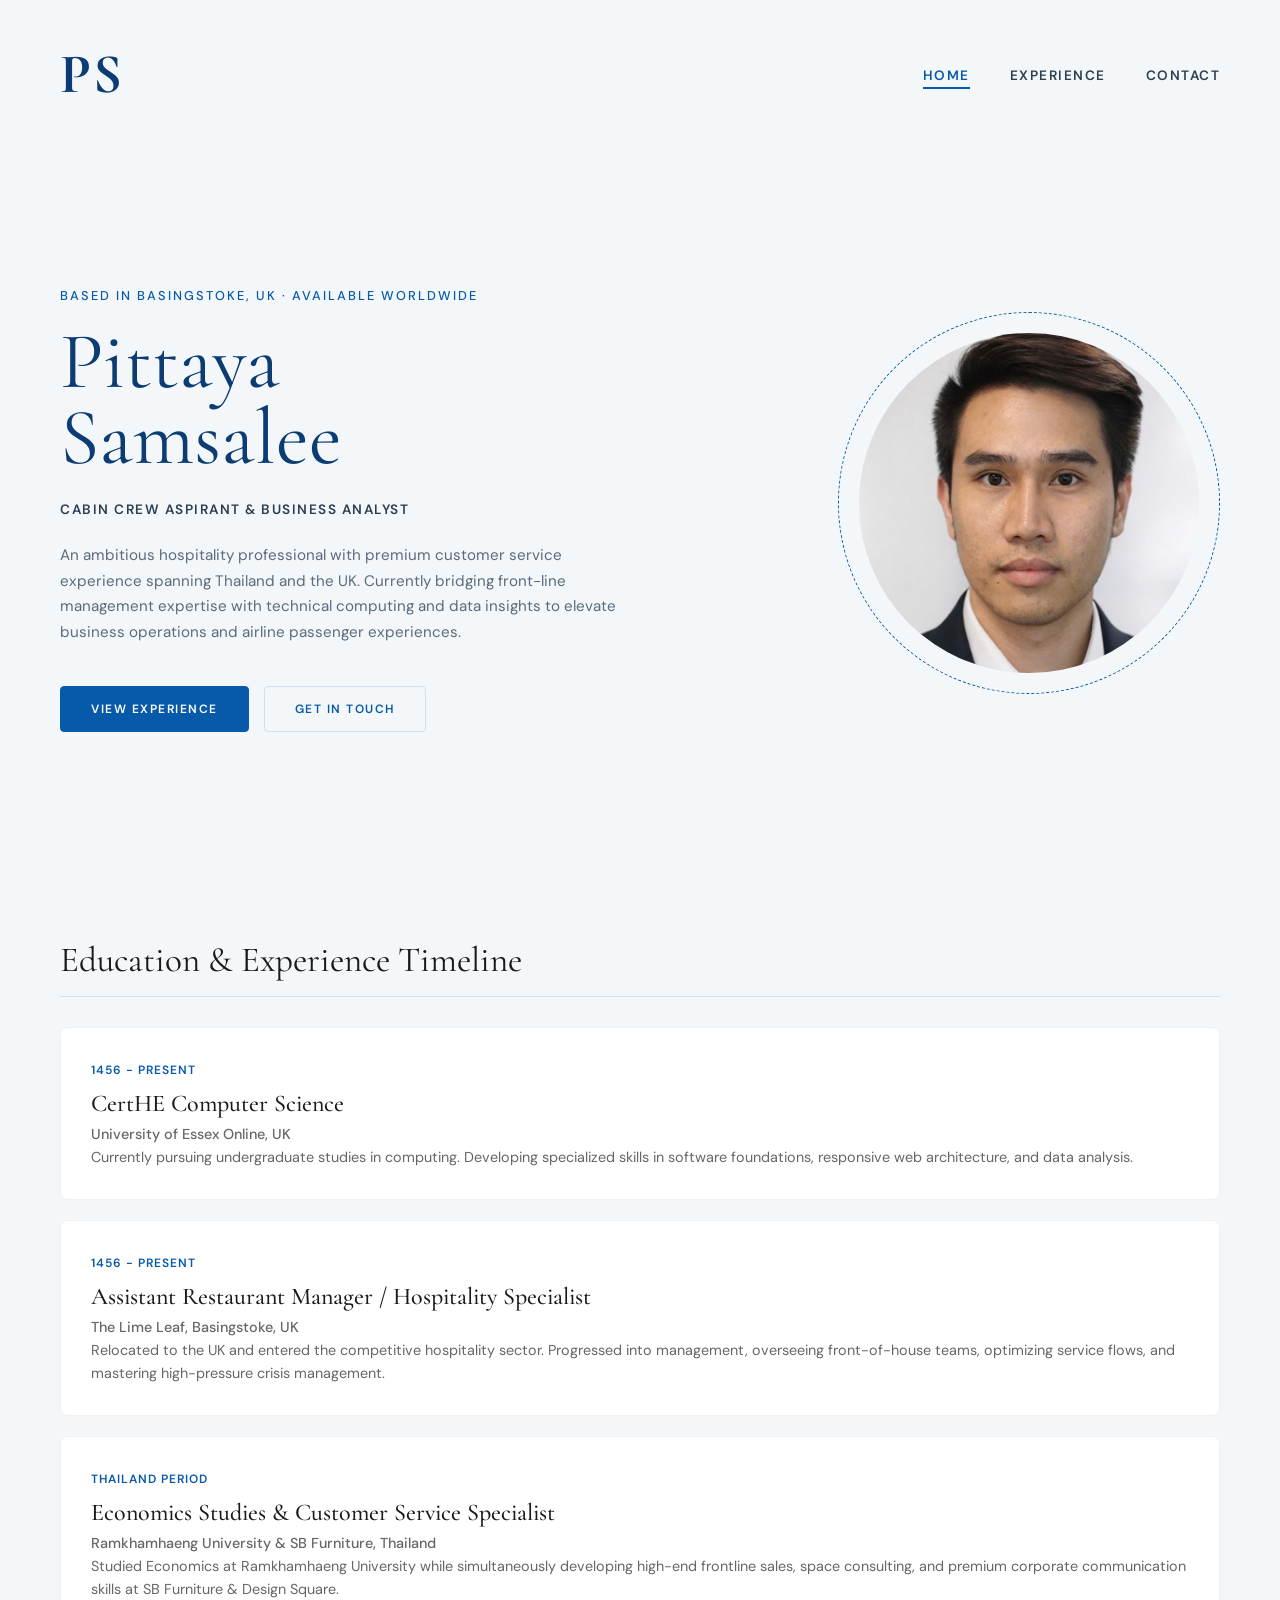
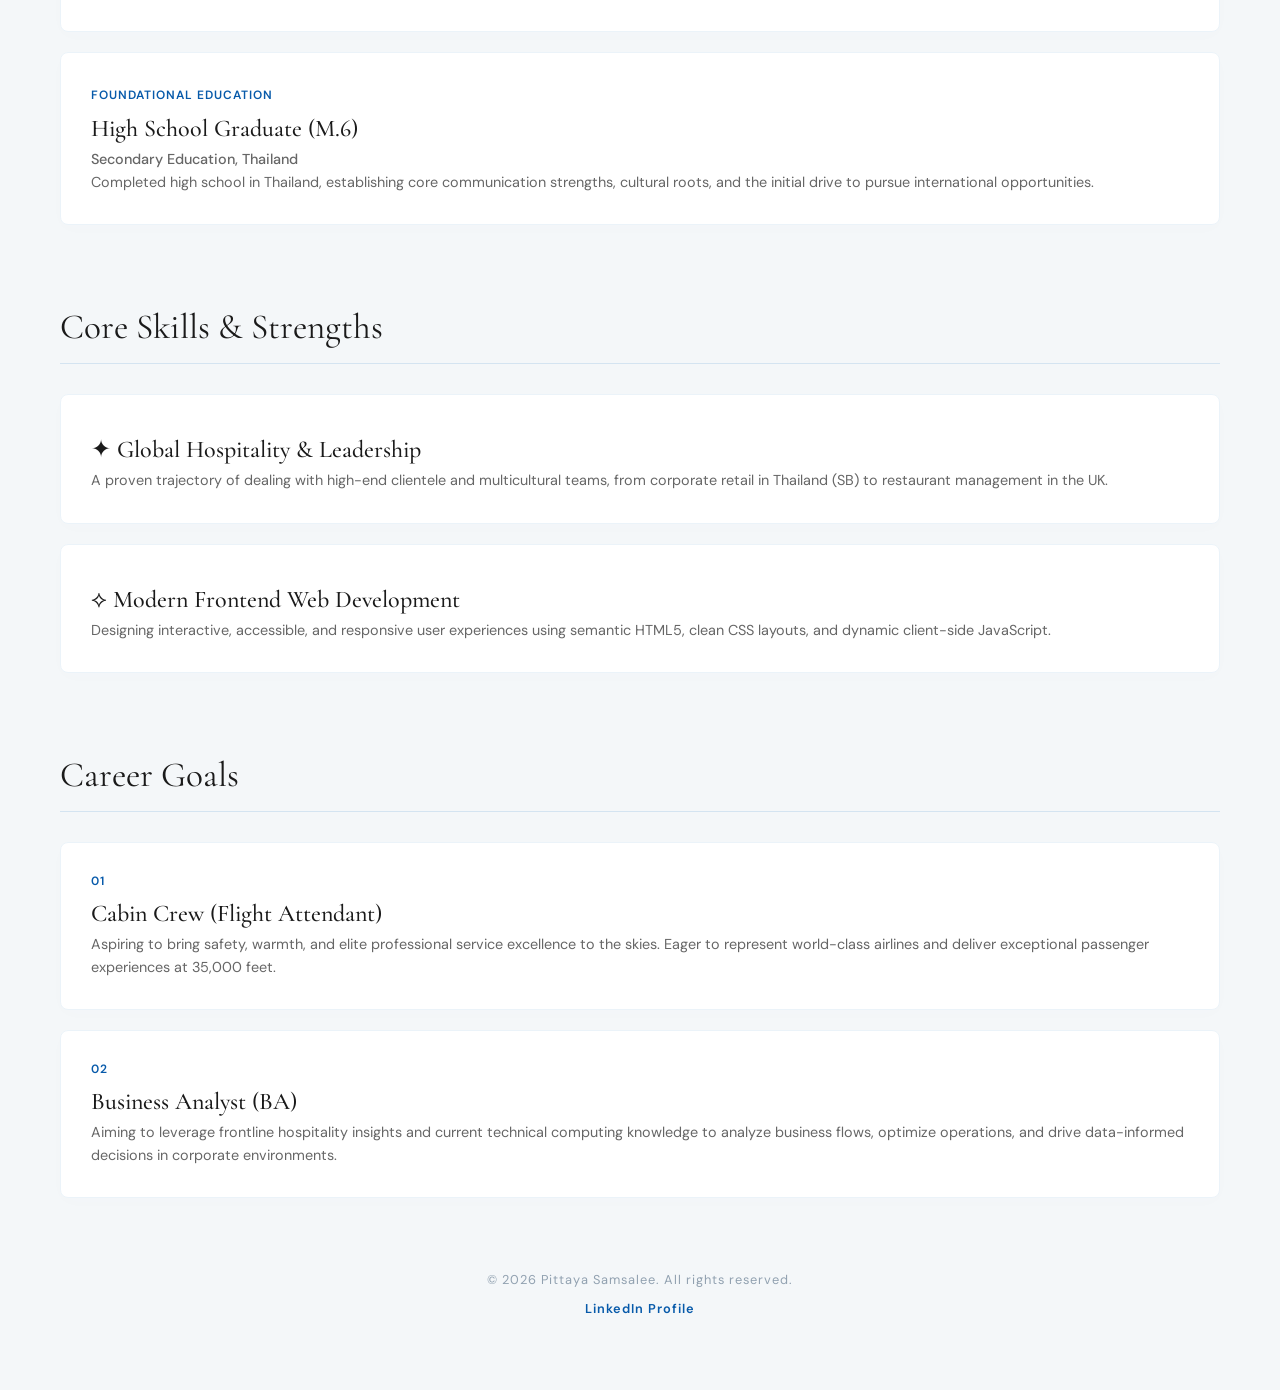
<file: index.html>
<!DOCTYPE html>
<html lang="en">
<head>
  <meta charset="UTF-8" />
  <meta name="viewport" content="width=device-width, initial-scale=1.0" />
  <title>Pittaya Samsalee — Portfolio</title>
  <link rel="preconnect" href="https://fonts.googleapis.com">
  <link rel="preconnect" href="https://fonts.gstatic.com" crossorigin>
  <link href="https://fonts.googleapis.com/css2?family=Cormorant+Garamond:wght@300;400;500;600&family=DM+Sans:wght@300;400;500&display=swap" rel="stylesheet" />
  <link rel="stylesheet" href="style.css" />
</head>
<body>

  <nav class="navbar">
    <div class="nav-logo">PS</div>
    <ul class="nav-links">
      <li><a href="index.html" class="nav-link active">HOME</a></li>
      <li><a href="projects.html" class="nav-link">EXPERIENCE</a></li>
      <li><a href="contact.html" class="nav-link">CONTACT</a></li>
    </ul>
    <button class="hamburger" id="hamburger">&#9776;</button>
  </nav>

  <main>
    <section class="hero-section">
      <div class="hero-content">
        <p class="hero-label">Based in Basingstoke, UK · Available Worldwide</p>
        <h1 class="hero-name">Pittaya<br><span class="last-name">Samsalee</span></h1>
        <p class="hero-tagline">CABIN CREW ASPIRANT &amp; BUSINESS ANALYST</p>
        <p class="hero-desc">
          An ambitious hospitality professional with premium customer service experience spanning Thailand and the UK. 
          Currently bridging front-line management expertise with technical computing and data insights to elevate business operations and airline passenger experiences.
        </p>
        <div class="hero-cta">
          <a href="projects.html" class="btn btn-primary">VIEW EXPERIENCE</a>
          <a href="contact.html" class="btn btn-outline">GET IN TOUCH</a>
        </div>
      </div>
      
      <div class="hero-visual">
        <div class="hero-circle-outer">
          <div class="hero-circle">
            <img src="profile.jpeg" alt="Pittaya Samsalee" class="hero-profile-img">
          </div>
        </div>
      </div>
    </section>

    <section class="skills-section">
      <h2>Education &amp; Experience Timeline</h2>
      <div class="skills-grid">
        
        <div class="skill-card">
          <span class="timeline-date"><span class="count-num" data-target="2025">0</span> - PRESENT</span>
          <h3>CertHE Computer Science</h3>
          <p class="company-name">University of Essex Online, UK</p>
          <p>Currently pursuing undergraduate studies in computing. Developing specialized skills in software foundations, responsive web architecture, and data analysis.</p>
        </div>

        <div class="skill-card">
          <span class="timeline-date"><span class="count-num" data-target="2019">0</span> - PRESENT</span>
          <h3>Assistant Restaurant Manager / Hospitality Specialist</h3>
          <p class="company-name">The Lime Leaf, Basingstoke, UK</p>
          <p>Relocated to the UK and entered the competitive hospitality sector. Progressed into management, overseeing front-of-house teams, optimizing service flows, and mastering high-pressure crisis management.</p>
        </div>

        <div class="skill-card">
          <span class="timeline-date">THAILAND PERIOD</span>
          <h3>Economics Studies &amp; Customer Service Specialist</h3>
          <p class="company-name">Ramkhamhaeng University &amp; SB Furniture, Thailand</p>
          <p>Studied Economics at Ramkhamhaeng University while simultaneously developing high-end frontline sales, space consulting, and premium corporate communication skills at SB Furniture &amp; Design Square.</p>
        </div>

        <div class="skill-card">
          <span class="timeline-date">FOUNDATIONAL EDUCATION</span>
          <h3>High School Graduate (M.6)</h3>
          <p class="company-name">Secondary Education, Thailand</p>
          <p>Completed high school in Thailand, establishing core communication strengths, cultural roots, and the initial drive to pursue international opportunities.</p>
        </div>

      </div>
    </section>

    <section class="skills-section" style="margin-top: 60px;">
      <h2>Core Skills &amp; Strengths</h2>
      <div class="skills-grid">
        <div class="skill-card">
          <h3>✦ Global Hospitality &amp; Leadership</h3>
          <p>A proven trajectory of dealing with high-end clientele and multicultural teams, from corporate retail in Thailand (SB) to restaurant management in the UK.</p>
        </div>
        <div class="skill-card">
          <h3>⟡ Modern Frontend Web Development</h3>
          <p>Designing interactive, accessible, and responsive user experiences using semantic HTML5, clean CSS layouts, and dynamic client-side JavaScript.</p>
        </div>
      </div>
    </section>

    <section class="goals-section" style="margin-top: 60px;">
      <h2>Career Goals</h2>
      <div class="goals-grid">
        <div class="goal-card">
          <div class="goal-number"><span class="count-num" data-target="1">0</span></div>
          <h3>Cabin Crew (Flight Attendant)</h3>
          <p>Aspiring to bring safety, warmth, and elite professional service excellence to the skies. Eager to represent world-class airlines and deliver exceptional passenger experiences at 35,000 feet.</p>
        </div>
        <div class="goal-card">
          <div class="goal-number"><span class="count-num" data-target="2">0</span></div>
          <h3>Business Analyst (BA)</h3>
          <p>Aiming to leverage frontline hospitality insights and current technical computing knowledge to analyze business flows, optimize operations, and drive data-informed decisions in corporate environments.</p>
        </div>
      </div>
    </section>
  </main>

  <footer class="footer">
    <p>© 2026 Pittaya Samsalee. All rights reserved.</p>
    <p><a href="https://www.linkedin.com/in/pittaya-samsalee-a25119364" target="_blank" class="linkedin-link">LinkedIn Profile</a></p>
  </footer>

  <script src="script.js"></script>
</body>
</html>
</file>
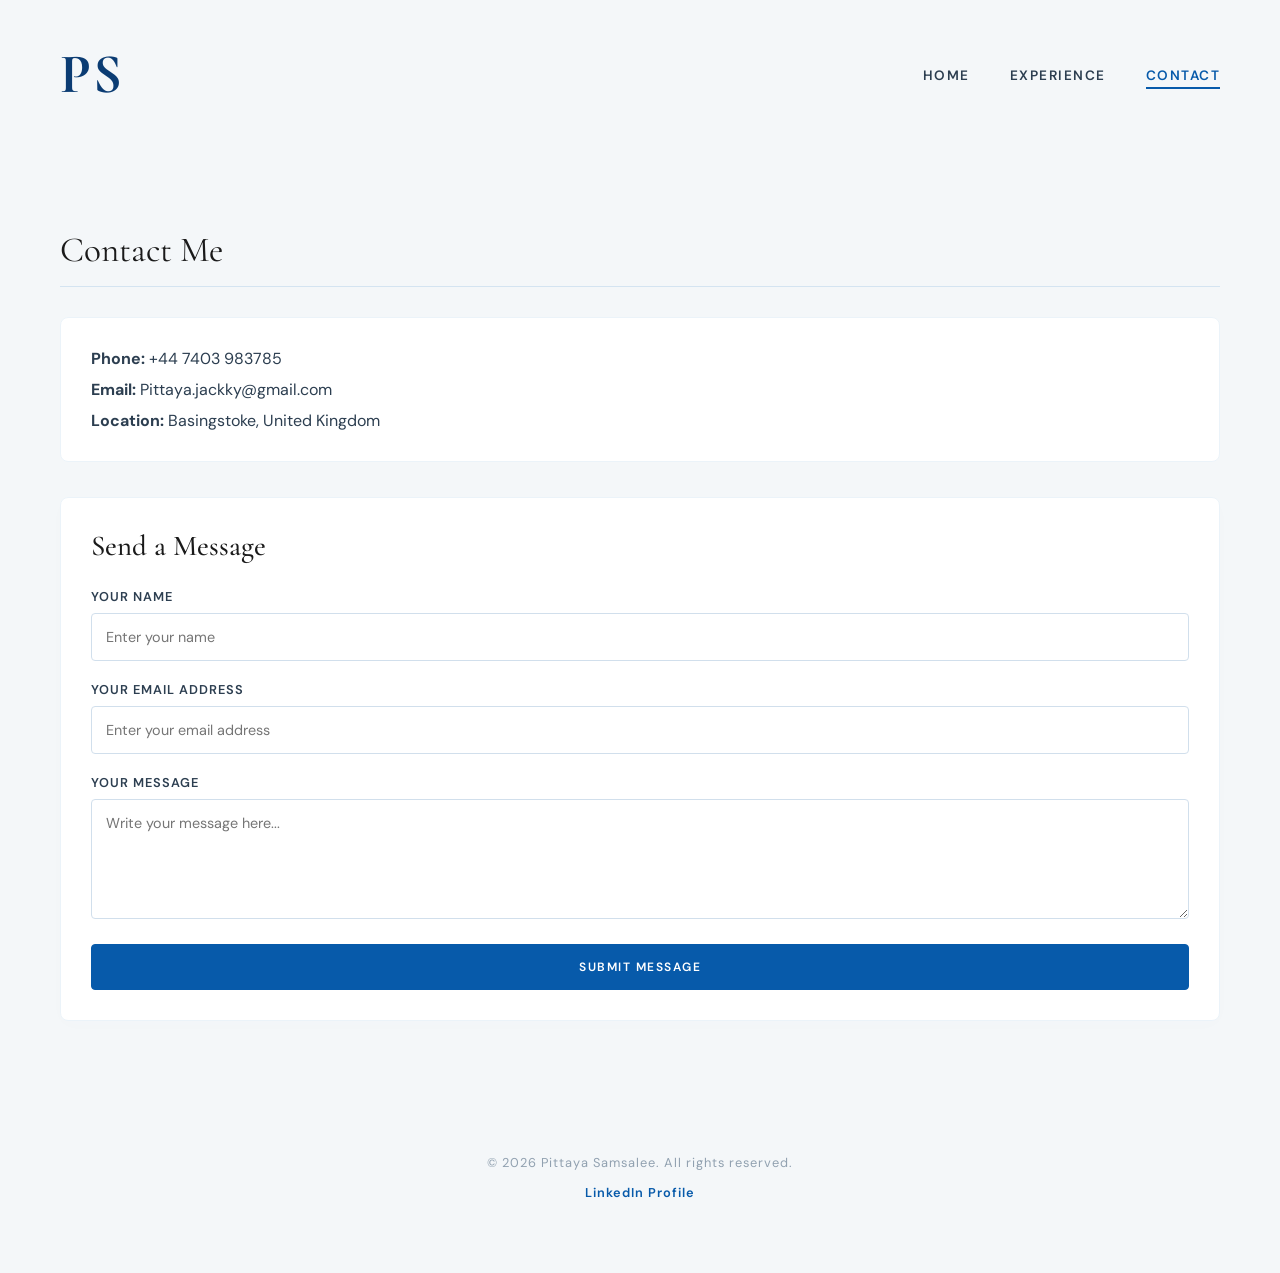
<file: contact.html>
<!DOCTYPE html>
<html lang="en">
<head>
  <meta charset="UTF-8" />
  <meta name="viewport" content="width=device-width, initial-scale=1.0" />
  <title>Contact Me — Pittaya Samsalee</title>
  <link rel="preconnect" href="https://fonts.googleapis.com">
  <link rel="preconnect" href="https://fonts.gstatic.com" crossorigin>
  <link href="https://fonts.googleapis.com/css2?family=Cormorant+Garamond:wght@300;400;500;600&family=DM+Sans:wght@300;400;500&display=swap" rel="stylesheet" />
  <link rel="stylesheet" href="style.css" />
  <style>
    .form-group { margin-bottom: 20px; text-align: left; }
    .form-group label { display: block; font-size: 0.8rem; font-weight: 600; letter-spacing: 1px; margin-bottom: 8px; color: #2C3E50; }
    .form-control { width: 100%; padding: 14px; border: 1px solid #D1DFEC; border-radius: 4px; background-color: #FFFFFF; font-family: 'DM Sans', sans-serif; font-size: 0.9rem; box-sizing: border-box; transition: all 0.3s ease; }
    .form-control:focus { outline: none; border-color: #075AAA; background-color: #FAF8F5; }
    .contact-container { display: flex; gap: 5px; flex-direction: column; }
    .contact-info-card { background: #FFFFFF; padding: 30px; border-radius: 8px; border: 1px solid #EBF3F9; margin-bottom: 30px; }
  </style>
</head>
<body>

  <nav class="navbar">
    <div class="nav-logo">PS</div>
    <ul class="nav-links">
      <li><a href="index.html" class="nav-link">HOME</a></li>
      <li><a href="projects.html" class="nav-link">EXPERIENCE</a></li>
      <li><a href="contact.html" class="nav-link active">CONTACT</a></li>
    </ul>
    <button class="hamburger" id="hamburger">&#9776;</button>
  </nav>

  <main>
    <h2>Contact Me</h2>
    
    <div class="contact-container">
      <div class="contact-info-card">
        <p style="margin: 0 0 10px 0;"><strong>Phone:</strong> +44 7403 983785</p>
        <p style="margin: 0 0 10px 0;"><strong>Email:</strong> Pittaya.jackky@gmail.com</p>
        <p style="margin: 0;"><strong>Location:</strong> Basingstoke, United Kingdom</p>
      </div>

      <div class="skill-card" style="margin-bottom: 60px;">
        <h3 style="margin-top: 0; margin-bottom: 25px; font-size: 1.8rem;">Send a Message</h3>
        <form id="contactForm">
          <div class="form-group">
            <label for="name">YOUR NAME</label>
            <input type="text" id="name" class="form-control" placeholder="Enter your name">
          </div>
          <div class="form-group">
            <label for="email">YOUR EMAIL ADDRESS</label>
            <input type="email" id="email" class="form-control" placeholder="Enter your email address">
          </div>
          <div class="form-group">
            <label for="message">YOUR MESSAGE</label>
            <textarea id="message" class="form-control" rows="5" placeholder="Write your message here..."></textarea>
          </div>
          <button type="submit" class="btn btn-primary" style="width: 100%; cursor: pointer;">SUBMIT MESSAGE</button>
        </form>
      </div>
    </div>
  </main>

  <footer class="footer">
    <p>© 2026 Pittaya Samsalee. All rights reserved.</p>
    <p><a href="https://www.linkedin.com/in/pittaya-samsalee-a25119364" target="_blank" class="linkedin-link" style="color: #075AAA; text-decoration: none; font-weight: 600;">LinkedIn Profile</a></p>
  </footer>

  <script src="script.js"></script>
</body>
</html>
</file>
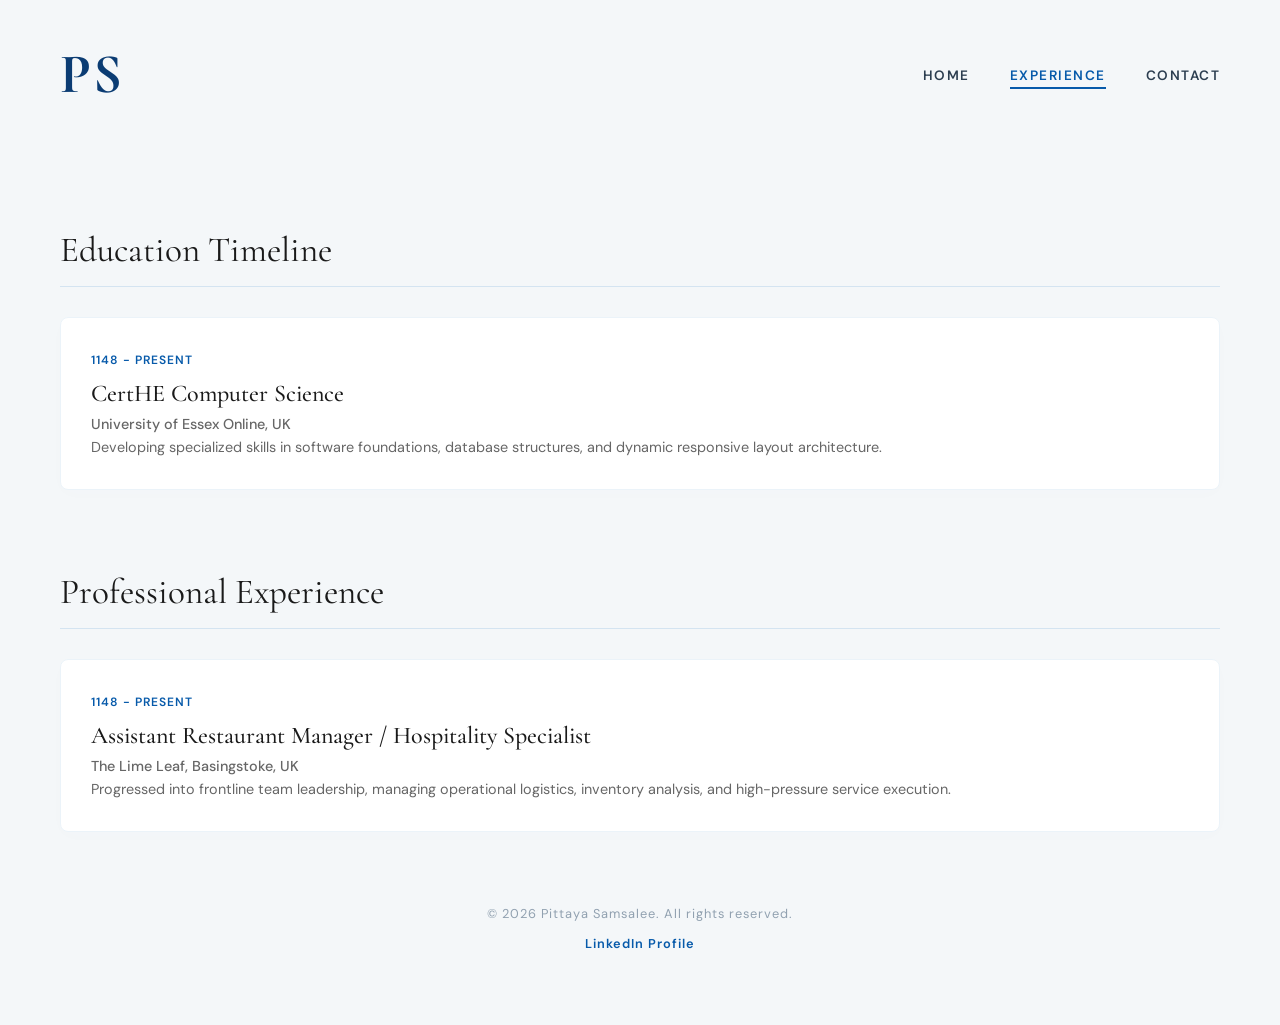
<file: projects.html>
<!DOCTYPE html>
<html lang="en">
<head>
  <meta charset="UTF-8" />
  <meta name="viewport" content="width=device-width, initial-scale=1.0" />
  <title>Experience & Education — Pittaya Samsalee</title>
  <link rel="preconnect" href="https://fonts.googleapis.com">
  <link rel="preconnect" href="https://fonts.gstatic.com" crossorigin>
  <link href="https://fonts.googleapis.com/css2?family=Cormorant+Garamond:wght@300;400;500;600&family=DM+Sans:wght@300;400;500&display=swap" rel="stylesheet" />
  <link rel="stylesheet" href="style.css" />
</head>
<body>

  <nav class="navbar">
    <div class="nav-logo">PS</div>
    <ul class="nav-links">
      <li><a href="index.html" class="nav-link">HOME</a></li>
      <li><a href="projects.html" class="nav-link active">EXPERIENCE</a></li>
      <li><a href="contact.html" class="nav-link">CONTACT</a></li>
    </ul>
    <button class="hamburger" id="hamburger">&#9776;</button>
  </nav>

  <main>
    <h2>Education Timeline</h2>
    <div class="skills-grid">
      <div class="skill-card">
        <span class="timeline-date"><span class="count-num" data-target="2025">0</span> - PRESENT</span>
        <h3>CertHE Computer Science</h3>
        <p class="company-name">University of Essex Online, UK</p>
        <p>Developing specialized skills in software foundations, database structures, and dynamic responsive layout architecture.</p>
      </div>
    </div>

    <h2>Professional Experience</h2>
    <div class="skills-grid">
      <div class="skill-card">
        <span class="timeline-date"><span class="count-num" data-target="2019">0</span> - PRESENT</span>
        <h3>Assistant Restaurant Manager / Hospitality Specialist</h3>
        <p class="company-name">The Lime Leaf, Basingstoke, UK</p>
        <p>Progressed into frontline team leadership, managing operational logistics, inventory analysis, and high-pressure service execution.</p>
      </div>
    </div>
  </main>

  <footer class="footer">
    <p>© 2026 Pittaya Samsalee. All rights reserved.</p>
    <p><a href="https://www.linkedin.com/in/pittaya-samsalee-a25119364" target="_blank" class="linkedin-link">LinkedIn Profile</a></p>
  </footer>

  <script src="script.js"></script>
</body>
</html>
</file>
<file: style.css>
/* ==========================================================================
   1. BASE STYLES & CORE THEME (Warm Minimal + Luxury Navy)
   ========================================================================== */
body {
    background-color: #F4F7F9;
    margin: 0;
    padding: 0;
    color: #2C3E50;
    font-family: 'DM Sans', sans-serif;
    -webkit-font-smoothing: antialiased;
}

/* ==========================================================================
   2. NAVIGATION BAR (NAV BAR)
   ========================================================================== */
.navbar {
    display: flex;
    justify-content: space-between;
    align-items: center;
    padding: 40px 60px;
    background-color: transparent;
    position: relative;
}

.nav-logo {
    font-family: 'Cormorant Garamond', serif;
    font-size: 3.5rem !important; 
    font-weight: 700 !important; 
    color: #0B3C73 !important; 
    letter-spacing: 2px;
}

.nav-links {
    list-style: none;
    display: flex;
    gap: 40px;
    margin: 0;
    padding: 0;
}

.nav-link {
    text-decoration: none;
    color: #2C3E50 !important;
    font-size: 0.85rem;
    font-weight: 600;
    letter-spacing: 1.5px;
    position: relative;
    transition: all 0.3s ease;
}

.nav-link::after {
    content: '';
    position: absolute;
    width: 100%;
    transform: scaleX(0);
    height: 2px;
    bottom: -5px;
    left: 0;
    background-color: #075AAA;
    transform-origin: bottom right;
    transition: transform 0.3s ease-out;
}

.nav-link:hover::after, .nav-link.active::after {
    transform: scaleX(1);
    transform-origin: bottom left;
}

.nav-link:hover, .nav-link.active {
    color: #075AAA !important;
}

.hamburger {
    display: none;
    background: none;
    border: none;
    font-size: 2rem;
    color: #0B3C73;
    cursor: pointer;
    padding: 0;
    z-index: 100;
}

/* ==========================================================================
   3. MAIN STRUCTURE
   ========================================================================== */
main {
    max-width: 1200px;
    margin: 0 auto;
    padding: 0 60px;
    animation: fadeInPage 0.8s cubic-bezier(0.25, 1, 0.5, 1) forwards;
}

@keyframes fadeInPage {
    from { opacity: 0; transform: translateY(20px); }
    to { opacity: 1; transform: translateY(0); }
}

/* ==========================================================================
   4. HERO SECTION
   ========================================================================== */
.hero-section {
    display: flex;
    align-items: center;
    justify-content: space-between;
    min-height: 70vh;
    gap: 40px;
    padding: 40px 0;
}

.hero-content {
    flex: 1;
    max-width: 600px;
}

.hero-label {
    font-size: 0.8rem;
    text-transform: uppercase;
    letter-spacing: 2px;
    color: #075AAA;
    font-weight: 500;
    margin-bottom: 20px;
}

.hero-name {
    font-family: 'Cormorant Garamond', serif;
    font-size: 5rem;
    font-weight: 400;
    color: #0B3C73 !important; 
    line-height: 0.95;
    margin: 0 0 25px 0;
}

.hero-name .last-name {
    color: #0B3C73 !important; 
    font-weight: 400;
}

.hero-tagline {
    font-size: 0.85rem;
    font-weight: 600;
    letter-spacing: 1.5px;
    color: #2C3E50;
    margin-bottom: 25px;
    text-transform: uppercase;
}

.hero-desc {
    font-size: 0.95rem;
    line-height: 1.7;
    color: #5A6B7C;
    margin-bottom: 40px;
}

.hero-cta {
    display: flex;
    gap: 15px;
}

.btn {
    display: inline-block;
    padding: 14px 30px;
    font-size: 0.75rem;
    font-weight: 600;
    letter-spacing: 1.5px;
    text-decoration: none;
    border-radius: 4px;
    font-family: 'DM Sans', sans-serif;
    transition: all 0.3s cubic-bezier(0.25, 1, 0.5, 1) !important;
}

.btn:hover {
    transform: translateY(-3px) !important; 
}

.btn-primary {
    background-color: #075AAA;
    color: #FFFFFF !important;
    border: 1px solid #075AAA;
}

.btn-primary:hover {
    background-color: #054482;
    border-color: #054482;
    box-shadow: 0 8px 20px rgba(7, 90, 170, 0.15) !important;
}

.btn-outline {
    background-color: transparent;
    color: #075AAA !important;
    border: 1px solid #D1DFEC;
}

.btn-outline:hover {
    background-color: #E6EEF5;
    border-color: #075AAA;
}

/* ==========================================================================
   5. INTERACTIVE PROFILE VISUALS & ROTATING ANIMATION
   ========================================================================== */
.hero-visual {
    flex: 1;
    display: flex;
    justify-content: flex-end;
    align-items: center;
}

.hero-circle-outer {
    width: 380px;
    height: 380px;
    border-radius: 50%;
    border: 1.5px dashed #075AAA; 
    display: flex;
    justify-content: center;
    align-items: center;
    position: relative;
    /* สั่งให้กรอบประด้านนอกหมุนไปทางขวา 25 วินาที */
    animation: luxuryRotate 25s linear infinite; 
}

@keyframes luxuryRotate {
    from { transform: rotate(0deg); }
    to { transform: rotate(360deg); }
}

.hero-circle {
    width: 340px;
    height: 340px;
    border-radius: 50%;
    background: linear-gradient(145deg, #EBF3F9, #D4E4F1);
    display: flex;
    justify-content: center;
    align-items: center;
    overflow: hidden; 
    box-shadow: inset 0 0 20px rgba(255,255,255,0.6);
    /* สั่งหมุนสวนทางกลับไปทางซ้าย 25 วินาทีเท่ากัน เพื่อบล็อกให้รูปภาพตั้งตรงนิ่งสนิท 100% */
    animation: counterRotate 25s linear infinite !important; 
}

@keyframes counterRotate {
    from { transform: rotate(0deg); }
    to { transform: rotate(-360deg); }
}

.hero-profile-img {
    width: 100%;
    height: 100%;
    object-fit: cover;
    object-position: center 15%; 
    transition: transform 0.4s cubic-bezier(0.25, 1, 0.5, 1);
}

.hero-profile-img:hover {
    transform: scale(1.05);
    cursor: pointer;
}

/* ==========================================================================
   6. CONTENT CARDS (TIMELINE / SKILLS / GOALS)
   ========================================================================== */
h2 {
    font-family: 'Cormorant Garamond', serif;
    font-size: 2.2rem;
    color: #1A1A1A;
    font-weight: 400;
    margin-top: 80px;
    margin-bottom: 30px;
    border-bottom: 1px solid #D4E4F1;
    padding-bottom: 15px;
}

.skills-grid, .goals-grid {
    display: flex;
    flex-direction: column;
    gap: 20px;
}

.skill-card, .goal-card {
    background-color: #FFFFFF;
    padding: 30px;
    border-radius: 8px;
    box-shadow: 0 4px 20px rgba(7, 90, 170, 0.01);
    border: 1px solid #EBF3F9;
    transition: all 0.4s cubic-bezier(0.25, 1, 0.5, 1) !important;
}

.skill-card:hover, .goal-card:hover {
    transform: translateY(-5px) !important; 
    box-shadow: 0 10px 25px rgba(7, 90, 170, 0.05) !important;
    border-color: #075AAA;
}

.timeline-date, .goal-number {
    font-size: 0.75rem;
    font-weight: 600;
    color: #075AAA;
    letter-spacing: 1px;
}

.skill-card h3, .goal-card h3 {
    font-family: 'Cormorant Garamond', serif;
    font-size: 1.5rem;
    font-weight: 500;
    margin: 10px 0 5px 0;
    color: #1A1A1A;
}

.company-name {
    font-size: 0.85rem;
    font-weight: 500;
    color: #5A6B7C;
    margin: 0 0 15px 0;
}

.skill-card p, .goal-card p {
    font-size: 0.9rem;
    line-height: 1.6;
    color: #666666;
    margin: 0;
}

/* ==========================================================================
   7. FOOTER STYLES
   ========================================================================== */
.footer {
    text-align: center;
    padding: 60px 0;
    font-size: 0.8rem;
    color: #91A1B0;
    letter-spacing: 1px;
}

.linkedin-link {
    text-decoration: none;
    color: #075AAA !important;
    font-weight: 600;
    transition: color 0.3s ease;
}

.linkedin-link:hover {
    color: #0B3C73 !important;
}

/* ==========================================================================
   8. MOBILE RESPONSIVE STYLES
   ========================================================================== */
@media (max-width: 768px) {
    .navbar {
        flex-direction: row; 
        padding: 20px;
        justify-content: space-between;
    }

    .nav-logo {
        font-size: 2.5rem !important;
        margin-bottom: 0;
    }

    .nav-links {
        display: none; 
        flex-direction: column;
        width: 100%;
        position: absolute;
        top: 90px;
        left: 0;
        background-color: #F4F7F9;
        padding: 20px;
        box-shadow: 0 10px 20px rgba(7, 90, 170, 0.05);
        gap: 15px;
        z-index: 99;
    }

    .nav-links.active {
        display: flex;
    }

    .hamburger {
        display: block; 
    }

    .hero-section {
        flex-direction: column-reverse; 
        text-align: center;
        min-height: auto;
        padding: 20px 0;
        gap: 30px;
    }

    main {
        padding: 0 20px; 
    }

    .hero-content {
        max-width: 100%;
    }

    .hero-name {
        font-size: 3.2rem; 
    }

    .hero-cta {
        justify-content: center;
        flex-direction: column; 
        gap: 10px;
    }

    .btn {
        width: 100%; 
        box-sizing: border-box;
    }

    .hero-visual {
        justify-content: center;
        width: 100%;
    }

    .hero-circle-outer {
        width: 290px; 
        height: 290px;
    }

    .hero-circle {
        width: 260px;
        height: 260px;
    }
}
</file>
